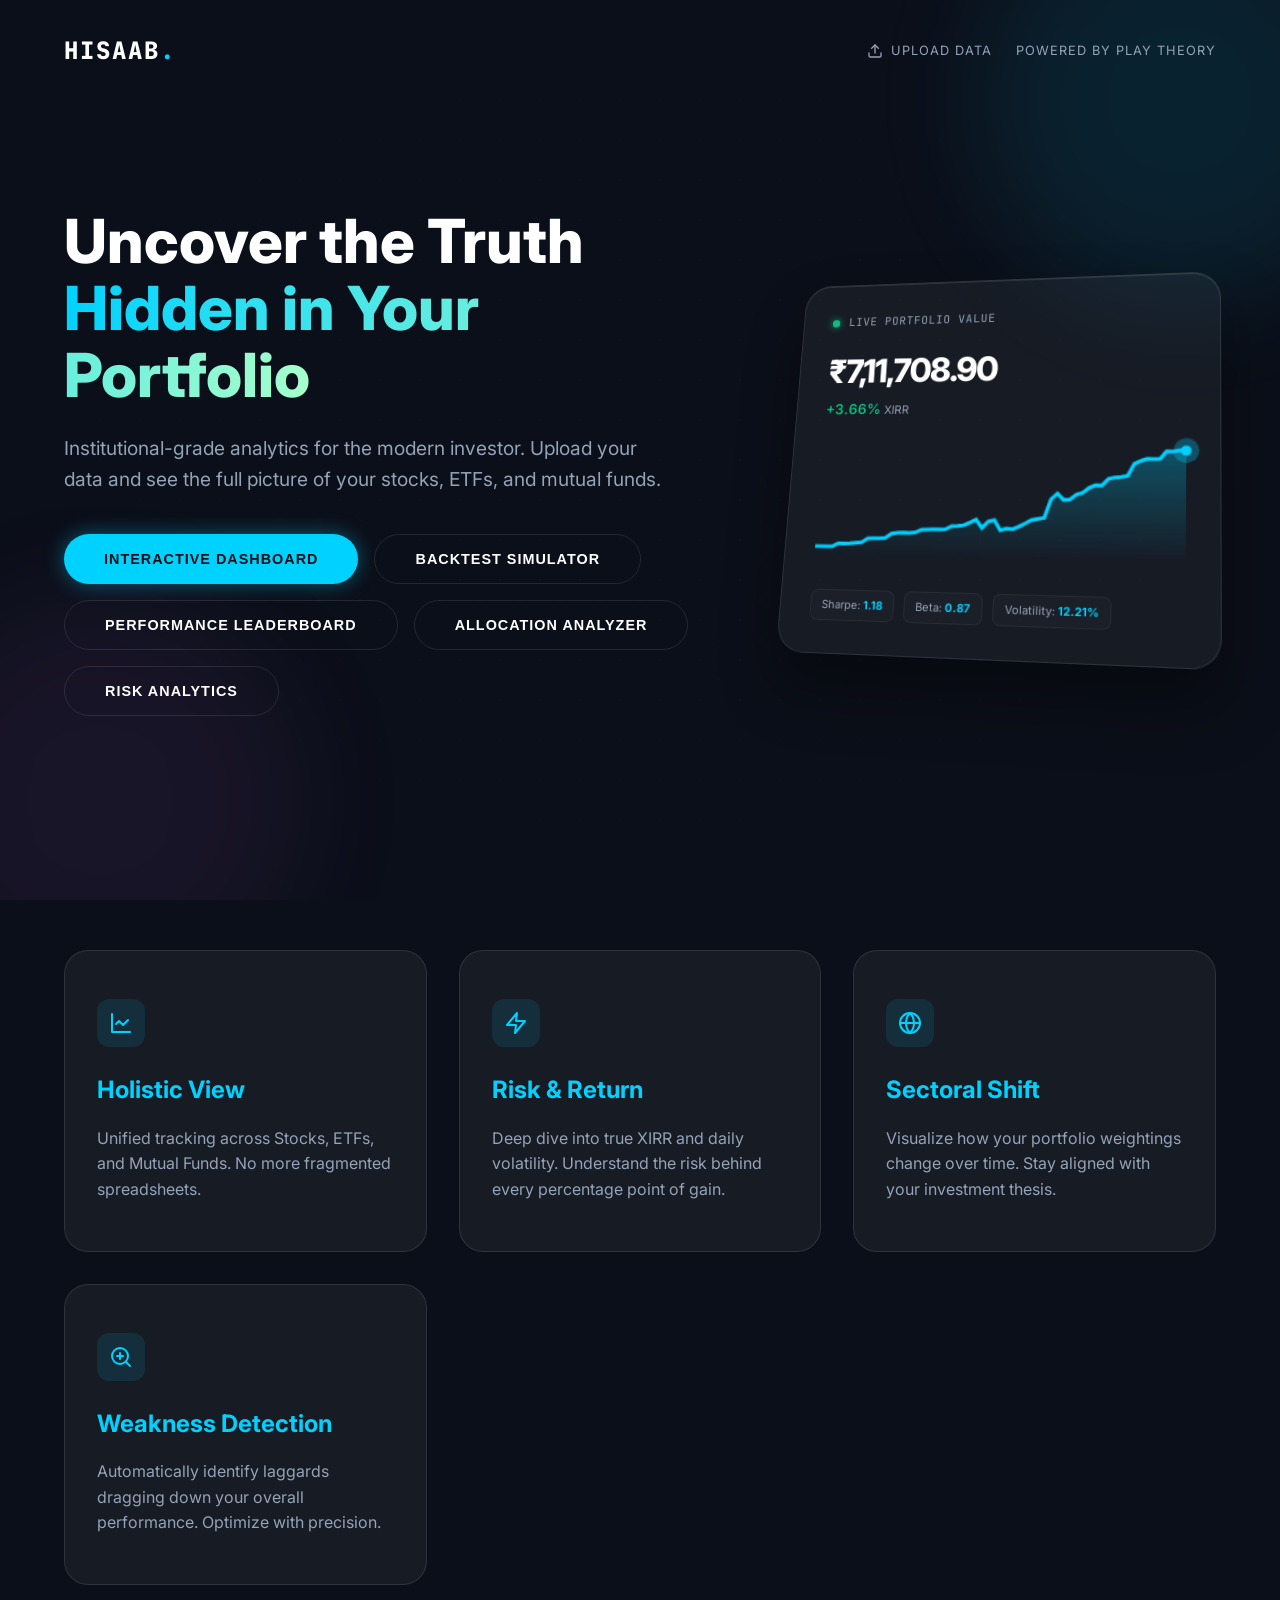
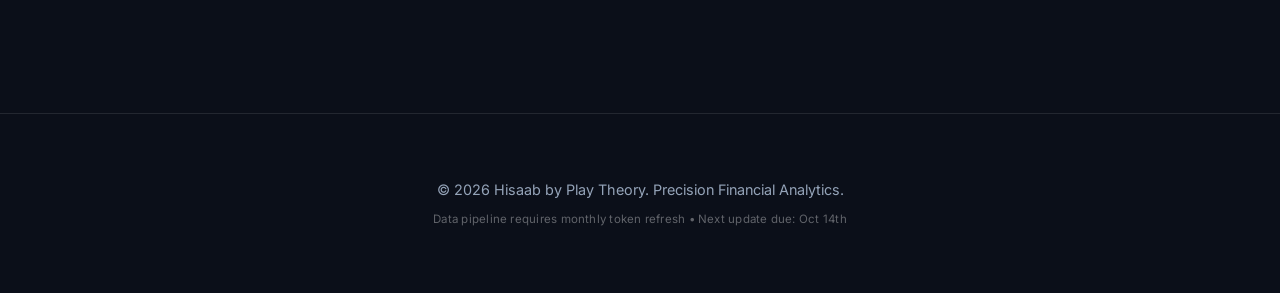
<file: index.html>
<!DOCTYPE html>
<html lang="en">
<head>
    <meta charset="UTF-8">
    <meta name="viewport" content="width=device-width, initial-scale=1.0">
    <title>Hisaab | Powered by Play Theory</title>
    <link rel="stylesheet" href="hisaab_styles.css">
    <link rel="preconnect" href="https://fonts.googleapis.com">
    <link rel="preconnect" href="https://fonts.gstatic.com" crossorigin>
    <link href="https://fonts.googleapis.com/css2?family=Inter:wght@300;400;600;800&family=JetBrains+Mono:wght@400;700&display=swap" rel="stylesheet">
</head>
<body>
    <div class="glow-container">
        <div class="glow-orb" id="orb-1"></div>
        <div class="glow-orb" id="orb-2"></div>
    </div>

    <header>
        <nav>
            <div class="logo" onclick="location.href='index.html'" style="cursor:pointer">HISAAB<span class="dot">.</span></div>
            <div class="powered-by" style="display:flex;align-items:center;gap:1.5rem">
                <span class="btn-nav-home" onclick="location.href='upload.html'">
                    <svg width="16" height="16" viewBox="0 0 24 24" fill="none" stroke="currentColor" stroke-width="2" stroke-linecap="round" stroke-linejoin="round"><path d="M21 15v4a2 2 0 0 1-2 2H5a2 2 0 0 1-2-2v-4"/><polyline points="17 8 12 3 7 8"/><line x1="12" y1="3" x2="12" y2="15"/></svg>
                    Upload Data
                </span>
                <span>powered by Play Theory</span>
            </div>
        </nav>
    </header>

    <main>
        <section class="hero">
            <div class="hero-content">
                <h1 class="fade-in">Uncover the Truth <br><span class="highlight">Hidden in Your Portfolio</span></h1>
                <p class="subtitle fade-in-delay">Institutional-grade analytics for the modern investor. Upload your data and see the full picture of your stocks, ETFs, and mutual funds.</p>
                <div class="cta-group fade-in-delay-2">
                    <button class="btn btn-primary" onclick="location.href='demo.html'">Interactive Dashboard</button>
                    <button class="btn btn-secondary" onclick="location.href='simulator.html'">Backtest Simulator</button>
                    <button class="btn btn-secondary" onclick="location.href='performance.html'">Performance Leaderboard</button>
                    <button class="btn btn-secondary" onclick="location.href='diversification.html'">Allocation Analyzer</button>
                    <button class="btn btn-secondary" onclick="location.href='risk.html'">Risk Analytics</button>
                </div>
            </div>
            <div class="hero-graphic fade-in-delay-2">
                <div class="graphic-card glass">
                    <div class="card-header">
                        <span class="pulse-dot"></span>
                        <span class="card-title">Live Portfolio Value</span>
                    </div>
                    <div class="card-body">
                        <div class="card-value">₹7,11,708.90</div>
                        <div class="card-change">+3.66% <span style="font-size:0.75rem;color:var(--text-secondary);font-weight:normal;">XIRR</span></div>
                        <svg class="chart-svg" viewBox="0 0 300 100">
                            <defs>
                                <linearGradient id="chart-grad" x1="0" y1="0" x2="0" y2="1">
                                    <stop offset="0%" stop-color="var(--accent-blue)" stop-opacity="0.3"></stop>
                                    <stop offset="100%" stop-color="var(--accent-blue)" stop-opacity="0"></stop>
                                </linearGradient>
                            </defs>
                            <path class="chart-area" d="M 0 90 Q 50 80 100 50 T 200 40 T 300 15 L 300 100 L 0 100 Z" fill="url(#chart-grad)"></path>
                            <path class="chart-line" d="M 0 90 Q 50 80 100 50 T 200 40 T 300 15" fill="none" stroke="var(--accent-blue)" stroke-width="3"></path>
                            <circle cx="300" cy="15" r="4" fill="var(--accent-blue)"></circle>
                            <circle cx="300" cy="15" r="10" fill="var(--accent-blue)" opacity="0.3" class="ping-circle"></circle>
                        </svg>
                        <div class="card-stats">
                            <div class="stat-pill"><span class="label">Sharpe:</span> <span class="val">0.96</span></div>
                            <div class="stat-pill"><span class="label">Beta:</span> <span class="val">0.87</span></div>
                            <div class="stat-pill"><span class="label">Volatility:</span> <span class="val">12.21%</span></div>
                        </div>
                    </div>
                </div>
            </div>
        </section>

        <section class="features">
            <div class="grid">
                <div class="card glass">
                    <div class="card-icon">
                        <svg width="24" height="24" viewBox="0 0 24 24" fill="none" stroke="currentColor" stroke-width="2" stroke-linecap="round" stroke-linejoin="round"><path d="M3 3v18h18"/><path d="m19 9-5 5-4-4-3 3"/></svg>
                    </div>
                    <h3>Holistic View</h3>
                    <p>Unified tracking across Stocks, ETFs, and Mutual Funds. No more fragmented spreadsheets.</p>
                </div>
                <div class="card glass">
                    <div class="card-icon">
                        <svg width="24" height="24" viewBox="0 0 24 24" fill="none" stroke="currentColor" stroke-width="2" stroke-linecap="round" stroke-linejoin="round"><path d="M13 2L3 14h9l-1 8 10-12h-9l1-8z"/></svg>
                    </div>
                    <h3>Risk & Return</h3>
                    <p>Deep dive into true XIRR and daily volatility. Understand the risk behind every percentage point of gain.</p>
                </div>
                <div class="card glass">
                    <div class="card-icon">
                        <svg width="24" height="24" viewBox="0 0 24 24" fill="none" stroke="currentColor" stroke-width="2" stroke-linecap="round" stroke-linejoin="round"><circle cx="12" cy="12" r="10"/><path d="M12 2a14.5 14.5 0 0 0 0 20 14.5 14.5 0 0 0 0-20"/><path d="M2 12h20"/></svg>
                    </div>
                    <h3>Sectoral Shift</h3>
                    <p>Visualize how your portfolio weightings change over time. Stay aligned with your investment thesis.</p>
                </div>
                <div class="card glass">
                    <div class="card-icon">
                        <svg width="24" height="24" viewBox="0 0 24 24" fill="none" stroke="currentColor" stroke-width="2" stroke-linecap="round" stroke-linejoin="round"><circle cx="11" cy="11" r="8"/><path d="m21 21-4.3-4.3"/><path d="M11 8v6"/><path d="M8 11h6"/></svg>
                    </div>
                    <h3>Weakness Detection</h3>
                    <p>Automatically identify laggards dragging down your overall performance. Optimize with precision.</p>
                </div>
            </div>
        </section>
    </main>

    <footer>
        <p>&copy; 2026 Hisaab by Play Theory. Precision Financial Analytics.</p>
        <p style="font-size: 0.72rem; color: rgba(255, 255, 255, 0.35); margin-top: 0.6rem; letter-spacing: 0.02em;">Data pipeline requires monthly token refresh &bull; Next update due: Oct 14th</p>
    </footer>

    <script>
        // Simple scroll reveal
        const observer = new IntersectionObserver((entries) => {
            entries.forEach(entry => {
                if (entry.isIntersecting) {
                    entry.target.classList.add('visible');
                }
            });
        }, { threshold: 0.1 });

        document.querySelectorAll('.card').forEach(card => {
            observer.observe(card);
        });

        // Mouse move parallax for glow orbs
        document.addEventListener('mousemove', (e) => {
            const x = e.clientX / window.innerWidth;
            const y = e.clientY / window.innerHeight;
            
            const orb1 = document.getElementById('orb-1');
            const orb2 = document.getElementById('orb-2');
            
            orb1.style.transform = `translate(${x * 50}px, ${y * 50}px)`;
            orb2.style.transform = `translate(${x * -50}px, ${y * -50}px)`;
        });

        let dashboardData = null;
        async function loadLiveCard() {
            try {
                const response = await fetch('dashboard_data.json?v=' + new Date().getTime());
                if (!response.ok) return;
                dashboardData = await response.json();
                
                const data = dashboardData;
                
                // Update final value
                const finalVal = data.metrics.final_value;
                document.querySelector('.card-value').textContent = `₹${finalVal.toLocaleString('en-IN', { minimumFractionDigits: 2, maximumFractionDigits: 2 })}`;
                
                // Update XIRR
                const xirr = data.metrics.xirr;
                const sign = xirr >= 0 ? '+' : '';
                document.querySelector('.card-change').innerHTML = `${sign}${xirr.toFixed(2)}% <span style="font-size:0.75rem;color:var(--text-secondary);font-weight:normal;">XIRR</span>`;
                
                // Calculate Volatility and Sharpe
                const vol = data.metrics.annualized_volatility;
                const sharpe = calculateSharpe(data.history.nav);
                
                // Update stats
                const statPills = document.querySelectorAll('.stat-pill .val');
                if (statPills.length >= 3) {
                    statPills[0].textContent = sharpe.toFixed(2);
                    statPills[1].textContent = "0.87";
                    statPills[2].textContent = `${vol.toFixed(2)}%`;
                }

                // Draw SVG path
                const history = data.history.total_value;
                if (history && history.length > 0) {
                    const M = Math.min(history.length, 60);
                    const step = Math.ceil(history.length / M);
                    const points = [];
                    for (let i = 0; i < history.length; i += step) {
                        points.push(history[i]);
                    }
                    if (points[points.length - 1] !== history[history.length - 1]) {
                        points.push(history[history.length - 1]);
                    }

                    const minVal = Math.min(...points);
                    const maxVal = Math.max(...points);
                    const range = maxVal - minVal || 1;

                    const coords = points.map((val, idx) => {
                        const x = (idx / (points.length - 1)) * 300;
                        const y = 90 - ((val - minVal) / range) * 80;
                        return { x, y };
                    });

                    const dLine = `M ${coords[0].x} ${coords[0].y} ` + coords.slice(1).map(c => `L ${c.x} ${c.y}`).join(" ");
                    const dArea = `${dLine} L 300 100 L 0 100 Z`;

                    document.querySelector('.chart-line').setAttribute('d', dLine);
                    document.querySelector('.chart-area').setAttribute('d', dArea);

                    // Update ping circle position to the last point
                    const lastPoint = coords[coords.length - 1];
                    document.querySelectorAll('.graphic-card circle').forEach(c => {
                        c.setAttribute('cx', lastPoint.x);
                        c.setAttribute('cy', lastPoint.y);
                    });
                }
            } catch (e) {
                console.error("Failed to load live card:", e);
            }
        }

        function calculateVolatility(nav) {
            const returns = [];
            for (let i = 1; i < nav.length; i++) {
                if (nav[i-1] > 0) {
                    returns.push((nav[i] / nav[i-1]) - 1);
                }
            }
            const mean = returns.reduce((a, b) => a + b, 0) / returns.length;
            const variance = returns.reduce((sum, val) => sum + Math.pow(val - mean, 2), 0) / returns.length;
            const dailyStdDev = Math.sqrt(variance);
            return dailyStdDev * Math.sqrt(252) * 100;
        }

        function calculateSharpe(nav) {
            const n = nav.length;
            if (n < 2) return 0;
            const startDate = new Date(dashboardData.history.dates[0]);
            const endDate = new Date(dashboardData.history.dates[n-1]);
            const years = (endDate - startDate) / (1000 * 60 * 60 * 24 * 365.25);
            if (years <= 0) return 0;
            const portAnnGrowth = ((nav[n-1] / 100) ** (1 / years) - 1) * 100;
            const portVol = calculateVolatility(nav);
            if (portVol === 0) return 0;
            return (portAnnGrowth - 5.5) / portVol;
        }

        loadLiveCard();
    </script>
</body>
</html>
</file>
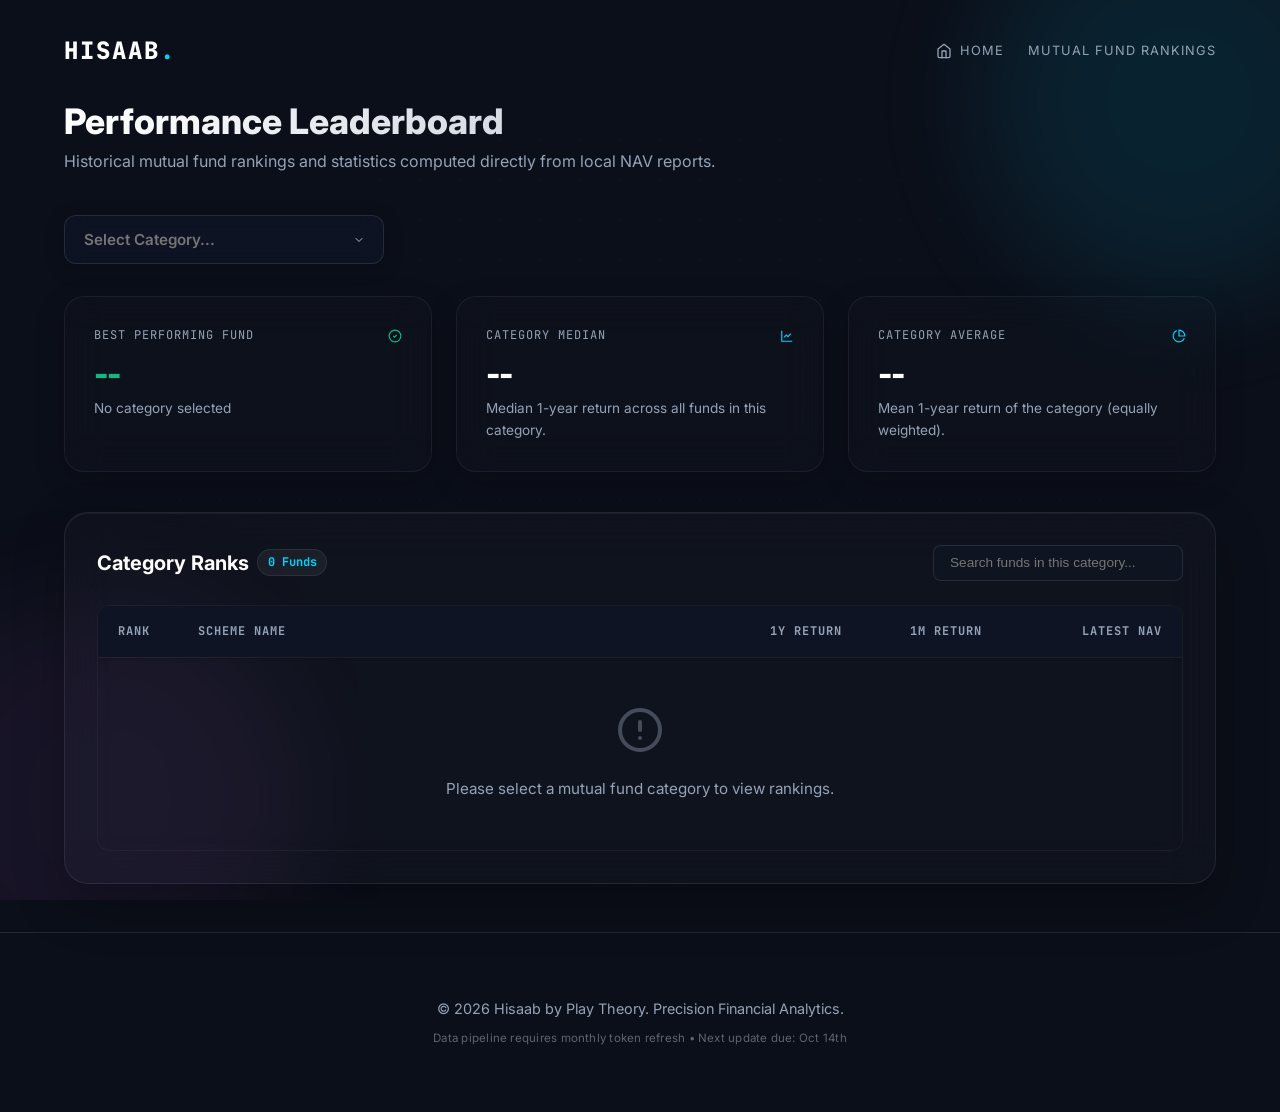
<file: performance.html>
<!DOCTYPE html>
<html lang="en">
<head>
    <meta charset="UTF-8">
    <meta name="viewport" content="width=device-width, initial-scale=1.0">
    <title>Mutual Fund Performance Leaderboard | Hisaab</title>
    <link rel="stylesheet" href="hisaab_styles.css">
    <link rel="preconnect" href="https://fonts.googleapis.com">
    <link rel="preconnect" href="https://fonts.gstatic.com" crossorigin>
    <link href="https://fonts.googleapis.com/css2?family=Inter:wght@300;400;600;800&family=JetBrains+Mono:wght@400;700&display=swap" rel="stylesheet">
    <style>
        :root {
            --accent-green: #10B981;
            --accent-red: #EF4444;
            --table-hover: rgba(255, 255, 255, 0.02);
        }

        /* Subnav layout */
        .page-header {
            margin-bottom: 2.5rem;
        }

        .page-title {
            font-size: 2.2rem;
            font-weight: 800;
            background: linear-gradient(90deg, var(--text-primary), var(--text-secondary));
            -webkit-background-clip: text;
            -webkit-text-fill-color: transparent;
            margin-bottom: 0.5rem;
        }

        .page-subtitle {
            color: var(--text-secondary);
            font-size: 1rem;
        }

        /* Searchable Select Overrides & Styling */
        .select-container {
            position: relative;
            width: 320px;
            margin-bottom: 2rem;
            z-index: 100;
        }

        .search-select-input {
            width: 100%;
            padding: 0.9rem 1.2rem;
            padding-right: 2.5rem;
            border-radius: 12px;
            background: rgba(15, 23, 42, 0.6) !important;
            border: 1px solid var(--glass-border) !important;
            color: var(--text-primary) !important;
            font-family: inherit;
            font-size: 0.95rem;
            font-weight: 600;
            cursor: pointer;
            backdrop-filter: blur(10px);
            -webkit-backdrop-filter: blur(10px);
            transition: all 0.3s ease;
            outline: none;
            box-shadow: 0 4px 20px rgba(0, 0, 0, 0.2);
        }

        .search-select-input:focus {
            border-color: var(--accent-blue) !important;
            box-shadow: 0 0 15px rgba(0, 210, 255, 0.25);
            background: rgba(15, 23, 42, 0.8) !important;
        }

        .select-arrow {
            position: absolute;
            right: 1.2rem;
            top: 50%;
            transform: translateY(-50%);
            width: 12px;
            height: 12px;
            pointer-events: none;
            transition: transform 0.3s ease;
            opacity: 0.7;
        }

        .select-container.active .select-arrow {
            transform: translateY(-50%) rotate(180deg);
            opacity: 1;
        }

        .search-select-dropdown {
            position: absolute;
            top: calc(100% + 8px);
            left: 0;
            width: 100%;
            max-height: 280px;
            overflow-y: auto;
            border-radius: 12px;
            background: rgba(10, 15, 30, 0.95) !important;
            border: 1px solid var(--glass-border);
            box-shadow: 0 10px 30px rgba(0, 0, 0, 0.5);
            backdrop-filter: blur(25px);
            -webkit-backdrop-filter: blur(25px);
            z-index: 1000;
            display: none;
            opacity: 0;
            transform: translateY(-10px);
            transition: opacity 0.25s ease, transform 0.25s ease;
        }

        .select-container.active .search-select-dropdown {
            display: block;
            opacity: 1;
            transform: translateY(0);
        }

        .search-select-option {
            padding: 0.8rem 1.2rem;
            cursor: pointer;
            transition: all 0.2s ease;
            font-size: 0.9rem;
            color: var(--text-secondary);
            font-weight: 500;
            border-bottom: 1px solid rgba(255, 255, 255, 0.02);
        }

        .search-select-option:last-child {
            border-bottom: none;
        }

        .search-select-option:hover, .search-select-option.selected {
            background: rgba(255, 255, 255, 0.05);
            color: var(--text-primary);
            padding-left: 1.5rem;
        }

        /* Stats Cards */
        .stats-grid {
            display: grid;
            grid-template-columns: repeat(auto-fit, minmax(280px, 1fr));
            gap: 1.5rem;
            margin-bottom: 2.5rem;
        }

        .stat-card {
            padding: 1.8rem;
            border-radius: 20px;
            background: rgba(255, 255, 255, 0.01);
            border: 1px solid rgba(255, 255, 255, 0.06);
            backdrop-filter: blur(20px);
            -webkit-backdrop-filter: blur(20px);
            box-shadow: 0 10px 30px rgba(0, 0, 0, 0.2);
            transition: all 0.3s cubic-bezier(0.4, 0, 0.2, 1);
            position: relative;
            overflow: hidden;
        }

        .stat-card::before {
            content: '';
            position: absolute;
            top: 0; left: 0; width: 4px; height: 100%;
            background: var(--accent-blue);
            opacity: 0;
            transition: opacity 0.3s ease;
        }

        .stat-card:hover {
            transform: translateY(-5px);
            border-color: rgba(255, 255, 255, 0.12);
            box-shadow: 0 15px 35px rgba(0, 0, 0, 0.3);
        }

        .stat-card:hover::before {
            opacity: 1;
        }

        .stat-card.best-card::before {
            background: var(--accent-green);
        }

        .stat-label {
            font-size: 0.75rem;
            text-transform: uppercase;
            letter-spacing: 1px;
            color: var(--text-secondary);
            font-family: 'JetBrains Mono', monospace;
            margin-bottom: 0.6rem;
            display: flex;
            align-items: center;
            justify-content: space-between;
        }

        .stat-value {
            font-size: 2rem;
            font-weight: 800;
            letter-spacing: -0.5px;
            margin-bottom: 0.3rem;
            line-height: 1.2;
        }

        .stat-value.return-pos {
            color: var(--accent-green);
        }

        .stat-value.return-neg {
            color: var(--accent-red);
        }

        .stat-desc {
            font-size: 0.85rem;
            color: var(--text-secondary);
            word-break: break-word;
            display: -webkit-box;
            -webkit-line-clamp: 2;
            -webkit-box-orient: vertical;
            overflow: hidden;
            text-overflow: ellipsis;
        }

        /* Leaderboard Table Section */
        .leaderboard-card {
            border-radius: 24px;
            background: rgba(255, 255, 255, 0.02);
            border: 1px solid rgba(255, 255, 255, 0.08);
            backdrop-filter: blur(25px);
            -webkit-backdrop-filter: blur(25px);
            box-shadow: 0 20px 50px rgba(0, 0, 0, 0.3), inset 0 1px 0 rgba(255, 255, 255, 0.05);
            padding: 2rem;
            margin-bottom: 3rem;
        }

        .leaderboard-header {
            display: flex;
            justify-content: space-between;
            align-items: center;
            margin-bottom: 1.5rem;
            flex-wrap: wrap;
            gap: 1rem;
        }

        .leaderboard-title {
            font-size: 1.25rem;
            font-weight: 700;
            display: flex;
            align-items: center;
            gap: 0.5rem;
        }

        .leaderboard-count-pill {
            background: rgba(255, 255, 255, 0.05);
            border: 1px solid rgba(255, 255, 255, 0.08);
            border-radius: 20px;
            padding: 0.2rem 0.6rem;
            font-size: 0.75rem;
            font-family: 'JetBrains Mono', monospace;
            color: var(--accent-blue);
        }

        .table-search-input {
            padding: 0.6rem 1rem;
            border-radius: 8px;
            background: rgba(15, 23, 42, 0.4);
            border: 1px solid var(--glass-border);
            color: var(--text-primary);
            font-size: 0.85rem;
            width: 250px;
            outline: none;
            transition: all 0.3s ease;
        }

        .table-search-input:focus {
            border-color: var(--accent-blue);
            background: rgba(15, 23, 42, 0.6);
            width: 280px;
        }

        /* Table Design */
        .table-container {
            width: 100%;
            overflow-x: auto;
            max-height: 550px;
            overflow-y: auto;
            border-radius: 12px;
            border: 1px solid rgba(255, 255, 255, 0.04);
        }

        /* Custom Scrollbar for dropdown and table */
        .search-select-dropdown::-webkit-scrollbar,
        .table-container::-webkit-scrollbar {
            width: 6px;
            height: 6px;
        }

        .search-select-dropdown::-webkit-scrollbar-track,
        .table-container::-webkit-scrollbar-track {
            background: rgba(0, 0, 0, 0.1);
        }

        .search-select-dropdown::-webkit-scrollbar-thumb,
        .table-container::-webkit-scrollbar-thumb {
            background: rgba(255, 255, 255, 0.1);
            border-radius: 3px;
        }

        .search-select-dropdown::-webkit-scrollbar-thumb:hover,
        .table-container::-webkit-scrollbar-thumb:hover {
            background: rgba(255, 255, 255, 0.2);
        }

        table {
            width: 100%;
            border-collapse: collapse;
            text-align: left;
        }

        thead {
            position: sticky;
            top: 0;
            background: #0f1424;
            z-index: 5;
            box-shadow: 0 2px 5px rgba(0, 0, 0, 0.2);
        }

        th {
            padding: 1rem 1.25rem;
            font-size: 0.75rem;
            text-transform: uppercase;
            letter-spacing: 1px;
            color: var(--text-secondary);
            font-family: 'JetBrains Mono', monospace;
            font-weight: 700;
            border-bottom: 1px solid rgba(255, 255, 255, 0.08);
        }

        td {
            padding: 1rem 1.25rem;
            font-size: 0.9rem;
            color: var(--text-primary);
            border-bottom: 1px solid rgba(255, 255, 255, 0.04);
            transition: background 0.2s ease;
        }

        tr:last-child td {
            border-bottom: none;
        }

        tr {
            transition: all 0.25s ease;
        }

        tr:hover td {
            background: var(--table-hover);
        }

        /* Ranks styling */
        .rank-badge {
            display: inline-flex;
            align-items: center;
            justify-content: center;
            width: 24px;
            height: 24px;
            border-radius: 50%;
            font-family: 'JetBrains Mono', monospace;
            font-size: 0.75rem;
            font-weight: 700;
            background: rgba(255, 255, 255, 0.05);
            border: 1px solid rgba(255, 255, 255, 0.08);
        }

        tr:nth-child(1) .rank-badge {
            background: rgba(251, 191, 36, 0.15);
            border-color: rgba(251, 191, 36, 0.4);
            color: #FBBF24;
        }

        tr:nth-child(2) .rank-badge {
            background: rgba(156, 163, 175, 0.15);
            border-color: rgba(156, 163, 175, 0.4);
            color: #9CA3AF;
        }

        tr:nth-child(3) .rank-badge {
            background: rgba(180, 83, 9, 0.15);
            border-color: rgba(180, 83, 9, 0.4);
            color: #B45309;
        }

        .fund-name-cell {
            font-weight: 600;
            max-width: 450px;
            white-space: nowrap;
            overflow: hidden;
            text-overflow: ellipsis;
        }

        .fund-code {
            display: block;
            font-size: 0.7rem;
            color: var(--text-secondary);
            font-family: 'JetBrains Mono', monospace;
            margin-top: 0.2rem;
        }

        .return-cell {
            font-weight: 700;
            font-family: 'JetBrains Mono', monospace;
        }

        .return-cell.pos {
            color: var(--accent-green);
        }

        .return-cell.neg {
            color: var(--accent-red);
        }

        .nav-cell {
            font-family: 'JetBrains Mono', monospace;
            font-size: 0.85rem;
        }

        .nav-date {
            display: block;
            font-size: 0.7rem;
            color: var(--text-secondary);
            margin-top: 0.2rem;
        }

        /* Empty state styling */
        .empty-state {
            padding: 3rem 1.5rem;
            text-align: center;
            color: var(--text-secondary);
            font-size: 0.95rem;
        }

        .empty-state svg {
            width: 48px;
            height: 48px;
            margin-bottom: 1rem;
            opacity: 0.4;
            color: var(--text-secondary);
        }

        /* Back to top/navigation buttons */
        .btn-nav-home {
            display: inline-flex;
            align-items: center;
            gap: 0.5rem;
            cursor: pointer;
            transition: all 0.3s ease;
        }
        
        .btn-nav-home:hover {
            color: var(--accent-blue);
        }
    </style>
</head>
<body>
    <div class="glow-container">
        <div class="glow-orb" id="orb-1"></div>
        <div class="glow-orb" id="orb-2"></div>
    </div>

    <header>
        <nav>
            <div class="logo" onclick="location.href='index.html'" style="cursor:pointer">HISAAB<span class="dot">.</span></div>
            <div class="powered-by" style="display:flex;align-items:center;gap:1.5rem">
                <span class="btn-nav-home" onclick="location.href='index.html'">
                    <svg width="16" height="16" viewBox="0 0 24 24" fill="none" stroke="currentColor" stroke-width="2" stroke-linecap="round" stroke-linejoin="round"><path d="m3 9 9-7 9 7v11a2 2 0 0 1-2 2H5a2 2 0 0 1-2-2z"/><polyline points="9 22 9 12 15 12 15 22"/></svg>
                    Home
                </span>
                <span>Mutual Fund Rankings</span>
            </div>
        </nav>
    </header>

    <main>
        <section class="page-header">
            <h1 class="page-title">Performance Leaderboard</h1>
            <p class="page-subtitle">Historical mutual fund rankings and statistics computed directly from local NAV reports.</p>
        </section>

        <!-- Category Dropdown -->
        <div class="select-container" id="category-select-container">
            <input type="text" class="search-select-input" id="category-input" placeholder="Select Category..." readonly autocomplete="off">
            <svg class="select-arrow" viewBox="0 0 24 24" fill="none" stroke="currentColor" stroke-width="2" stroke-linecap="round" stroke-linejoin="round">
                <polyline points="6 9 12 15 18 9"></polyline>
            </svg>
            <div class="search-select-dropdown" id="category-dropdown">
                <!-- Loaded via JS -->
            </div>
        </div>

        <!-- Aggregate Stat Cards -->
        <div class="stats-grid">
            <div class="stat-card best-card">
                <div class="stat-label">
                    <span>Best Performing Fund</span>
                    <svg width="14" height="14" viewBox="0 0 24 24" fill="none" stroke="var(--accent-green)" stroke-width="2"><circle cx="12" cy="12" r="10"/><path d="m9 12 2 2 4-4"/></svg>
                </div>
                <div class="stat-value return-pos" id="stat-best-val">--</div>
                <div class="stat-desc" id="stat-best-name">No category selected</div>
            </div>

            <div class="stat-card">
                <div class="stat-label">
                    <span>Category Median</span>
                    <svg width="14" height="14" viewBox="0 0 24 24" fill="none" stroke="var(--accent-blue)" stroke-width="2"><path d="M3 3v18h18"/><path d="M18.7 8l-5.1 5.2-2.8-2.7L7 14.3"/></svg>
                </div>
                <div class="stat-value" id="stat-median-val">--</div>
                <div class="stat-desc">Median 1-year return across all funds in this category.</div>
            </div>

            <div class="stat-card">
                <div class="stat-label">
                    <span>Category Average</span>
                    <svg width="14" height="14" viewBox="0 0 24 24" fill="none" stroke="var(--accent-blue)" stroke-width="2"><path d="M21.21 15.89A10 10 0 1 1 8 2.83"/><path d="M22 12A10 10 0 0 0 12 2v10z"/></svg>
                </div>
                <div class="stat-value" id="stat-avg-val">--</div>
                <div class="stat-desc">Mean 1-year return of the category (equally weighted).</div>
            </div>
        </div>

        <!-- Table Card -->
        <div class="leaderboard-card">
            <div class="leaderboard-header">
                <div class="leaderboard-title">
                    <span>Category Ranks</span>
                    <span class="leaderboard-count-pill" id="funds-count-pill">0 Funds</span>
                </div>
                <input type="text" class="table-search-input" id="table-search" placeholder="Search funds in this category..." disabled>
            </div>

            <div class="table-container">
                <table id="leaderboard-table">
                    <thead>
                        <tr>
                            <th style="width: 80px;">Rank</th>
                            <th>Scheme Name</th>
                            <th style="width: 140px; text-align: right;">1Y Return</th>
                            <th style="width: 140px; text-align: right;">1M Return</th>
                            <th style="width: 180px; text-align: right;">Latest NAV</th>
                        </tr>
                    </thead>
                    <tbody id="table-body">
                        <tr>
                            <td colspan="5" class="empty-state">
                                <svg viewBox="0 0 24 24" fill="none" stroke="currentColor" stroke-width="2" stroke-linecap="round" stroke-linejoin="round"><circle cx="12" cy="12" r="10"/><line x1="12" y1="8" x2="12" y2="12"/><line x1="12" y1="16" x2="12.01" y2="16"/></svg>
                                <p>Please select a mutual fund category to view rankings.</p>
                            </td>
                        </tr>
                    </tbody>
                </table>
            </div>
        </div>
    </main>

    <footer>
        <p>&copy; 2026 Hisaab by Play Theory. Precision Financial Analytics.</p>
        <p style="font-size: 0.72rem; color: rgba(255, 255, 255, 0.35); margin-top: 0.6rem; letter-spacing: 0.02em;">Data pipeline requires monthly token refresh &bull; Next update due: Oct 14th</p>
    </footer>

    <script>
        // Parallax glowing orbs
        document.addEventListener('mousemove', (e) => {
            const x = e.clientX / window.innerWidth;
            const y = e.clientY / window.innerHeight;
            
            const orb1 = document.getElementById('orb-1');
            const orb2 = document.getElementById('orb-2');
            
            orb1.style.transform = `translate(${x * 40}px, ${y * 40}px)`;
            orb2.style.transform = `translate(${x * -40}px, ${y * -40}px)`;
        });

        let performanceData = null;
        let selectedCategory = "";
        let searchFilter = "";

        // UI Selectors
        const selectContainer = document.getElementById('category-select-container');
        const selectValInput = document.getElementById('category-input');
        const selectDropdown = document.getElementById('category-dropdown');
        const searchInput = document.getElementById('table-search');
        const tableBody = document.getElementById('table-body');
        const fundsCountPill = document.getElementById('funds-count-pill');

        const bestVal = document.getElementById('stat-best-val');
        const bestName = document.getElementById('stat-best-name');
        const medianVal = document.getElementById('stat-median-val');
        const avgVal = document.getElementById('stat-avg-val');

        // Fetch data on load
        async function fetchPerformanceData() {
            try {
                const response = await fetch('mutual_fund_performance.json?v=' + new Date().getTime());
                if (!response.ok) throw new Error("Failed to load performance data");
                performanceData = await response.json();
                initializeDropdown();
            } catch (e) {
                console.error(e);
                tableBody.innerHTML = `<tr><td colspan="5" class="empty-state" style="color:var(--accent-red)"><svg viewBox="0 0 24 24" fill="none" stroke="currentColor" stroke-width="2"><circle cx="12" cy="12" r="10"/><line x1="15" y1="9" x2="9" y2="15"/><line x1="9" y1="9" x2="15" y2="15"/></svg><p>Error loading performance file. Make sure calculate_performance_json.py has been run.</p></td></tr>`;
            }
        }

        // Initialize Dropdown list
        function initializeDropdown() {
            if (!performanceData) return;
            const categories = Object.keys(performanceData).sort();
            
            selectDropdown.innerHTML = "";
            categories.forEach(cat => {
                const opt = document.createElement('div');
                opt.className = "search-select-option";
                opt.dataset.value = cat;
                opt.textContent = cat;
                selectDropdown.appendChild(opt);
            });

            // Set up dropdown events
            setupDropdownEvents();
        }

        function setupDropdownEvents() {
            // Toggle dropdown open
            selectValInput.addEventListener('click', (e) => {
                e.stopPropagation();
                selectContainer.classList.toggle('active');
            });

            // Handle option click
            selectDropdown.addEventListener('mousedown', (e) => {
                const option = e.target.closest('.search-select-option');
                if (!option) return;
                e.preventDefault(); // Prevent input blur from triggering before selection

                const value = option.dataset.value;
                selectValInput.value = value;
                selectedCategory = value;

                // Highlight selected
                selectDropdown.querySelectorAll('.search-select-option').forEach(opt => {
                    opt.classList.toggle('selected', opt === option);
                });

                selectContainer.classList.remove('active');
                
                // Reset search and filter
                searchInput.value = "";
                searchInput.removeAttribute('disabled');
                searchFilter = "";

                renderCategoryData();
            });

            // Close dropdown when clicking outside
            document.addEventListener('click', (e) => {
                if (!selectContainer.contains(e.target)) {
                    selectContainer.classList.remove('active');
                }
            });

            // Keyboard navigation
            selectValInput.addEventListener('keydown', (e) => {
                if (e.key === 'Enter') {
                    selectContainer.classList.toggle('active');
                } else if (e.key === 'Escape') {
                    selectContainer.classList.remove('active');
                }
            });
        }

        // Render Stats and Table Rows
        function renderCategoryData() {
            if (!performanceData || !selectedCategory) return;
            const categoryObj = performanceData[selectedCategory];
            if (!categoryObj) return;

            const stats = categoryObj.stats;
            const funds = categoryObj.funds;

            // 1. Update stats panel
            bestVal.textContent = `${stats.best_fund_return >= 0 ? '+' : ''}${stats.best_fund_return.toFixed(2)}%`;
            bestName.textContent = stats.best_fund_name;
            
            // Format median and average
            const med = stats.median_return;
            medianVal.textContent = `${med >= 0 ? '+' : ''}${med.toFixed(2)}%`;
            medianVal.className = `stat-value ${med >= 0 ? 'return-pos' : 'return-neg'}`;

            const avg = stats.average_return;
            avgVal.textContent = `${avg >= 0 ? '+' : ''}${avg.toFixed(2)}%`;
            avgVal.className = `stat-value ${avg >= 0 ? 'return-pos' : 'return-neg'}`;

            // 2. Render funds list
            filterAndRenderTable(funds);
        }

        // Live Table Search/Filtering
        function filterAndRenderTable(funds) {
            const query = searchFilter.toLowerCase().trim();
            const filtered = funds.filter(f => f.name.toLowerCase().includes(query) || f.code.includes(query));

            fundsCountPill.textContent = `${filtered.length} of ${funds.length} Funds`;

            if (filtered.length === 0) {
                tableBody.innerHTML = `<tr><td colspan="5" class="empty-state"><svg viewBox="0 0 24 24" fill="none" stroke="currentColor" stroke-width="2"><circle cx="12" cy="12" r="10"/><line x1="8" y1="12" x2="16" y2="12"/></svg><p>No funds found matching "${searchFilter}".</p></td></tr>`;
                return;
            }

            let html = "";
            filtered.forEach(f => {
                const r1y = f.return_1y;
                const r1m = f.return_1m;

                const return1yStr = r1y !== null ? `${r1y >= 0 ? '+' : ''}${r1y.toFixed(2)}%` : '--';
                const return1mStr = r1m !== null ? `${r1m >= 0 ? '+' : ''}${r1m.toFixed(2)}%` : '--';

                const r1yClass = r1y !== null ? (r1y >= 0 ? 'pos' : 'neg') : '';
                const r1mClass = r1m !== null ? (r1m >= 0 ? 'pos' : 'neg') : '';

                // Format NAV with commas
                const navStr = f.latest_nav.toLocaleString('en-IN', { minimumFractionDigits: 4, maximumFractionDigits: 4 });
                
                // Format NAV Date
                const dateObj = new Date(f.latest_date);
                const dateStr = dateObj.toLocaleDateString('en-IN', { day: '2-digit', month: 'short', year: 'numeric' });

                html += `
                    <tr>
                        <td>
                            <span class="rank-badge">${f.rank}</span>
                        </td>
                        <td>
                            <div class="fund-name-cell" title="${f.name}">${f.name}</div>
                            <span class="fund-code">Code: ${f.code}</span>
                        </td>
                        <td class="return-cell ${r1yClass}" style="text-align: right;">${return1yStr}</td>
                        <td class="return-cell ${r1mClass}" style="text-align: right;">${return1mStr}</td>
                        <td class="nav-cell" style="text-align: right;">
                            ₹${navStr}
                            <span class="nav-date">as of ${dateStr}</span>
                        </td>
                    </tr>
                `;
            });

            tableBody.innerHTML = html;
        }

        // Bind Search Input
        searchInput.addEventListener('input', (e) => {
            searchFilter = e.target.value;
            if (performanceData && selectedCategory) {
                filterAndRenderTable(performanceData[selectedCategory].funds);
            }
        });

        // Run fetch on load
        fetchPerformanceData();
    </script>
</body>
</html>
</file>
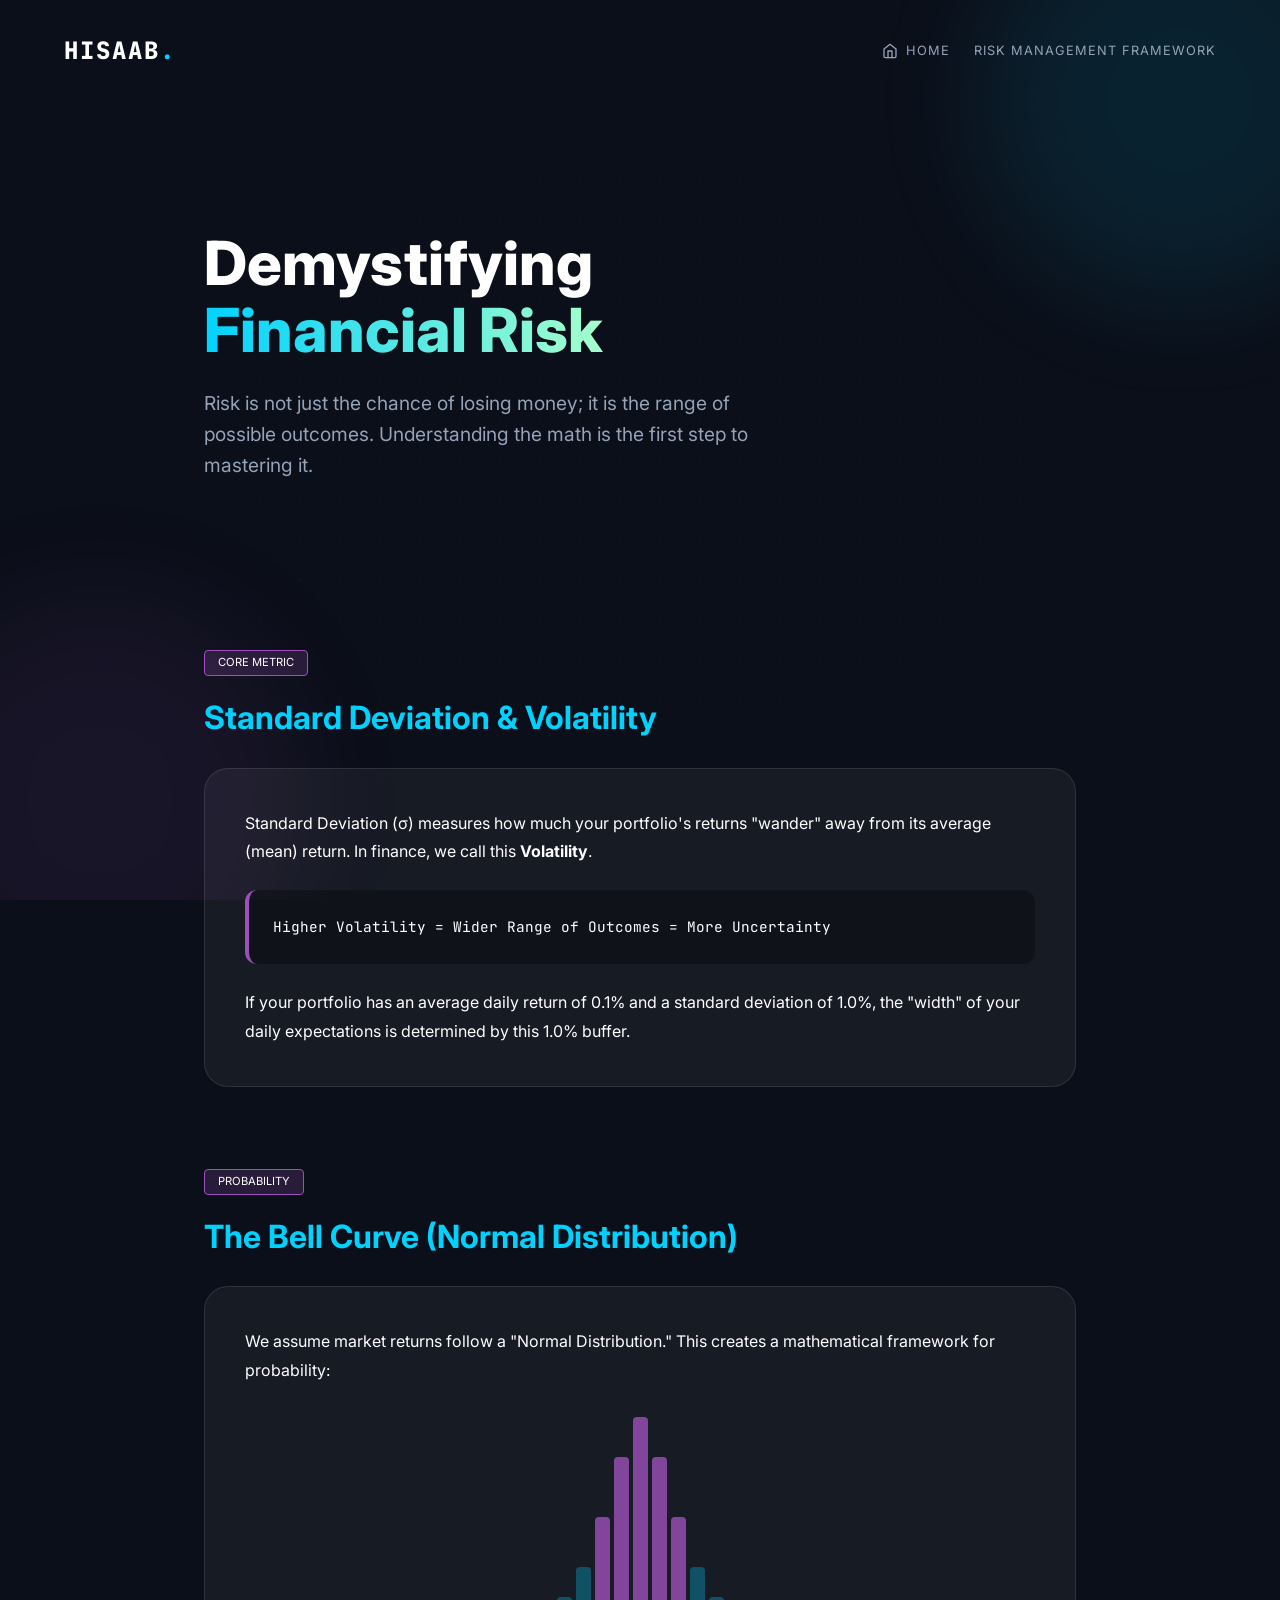
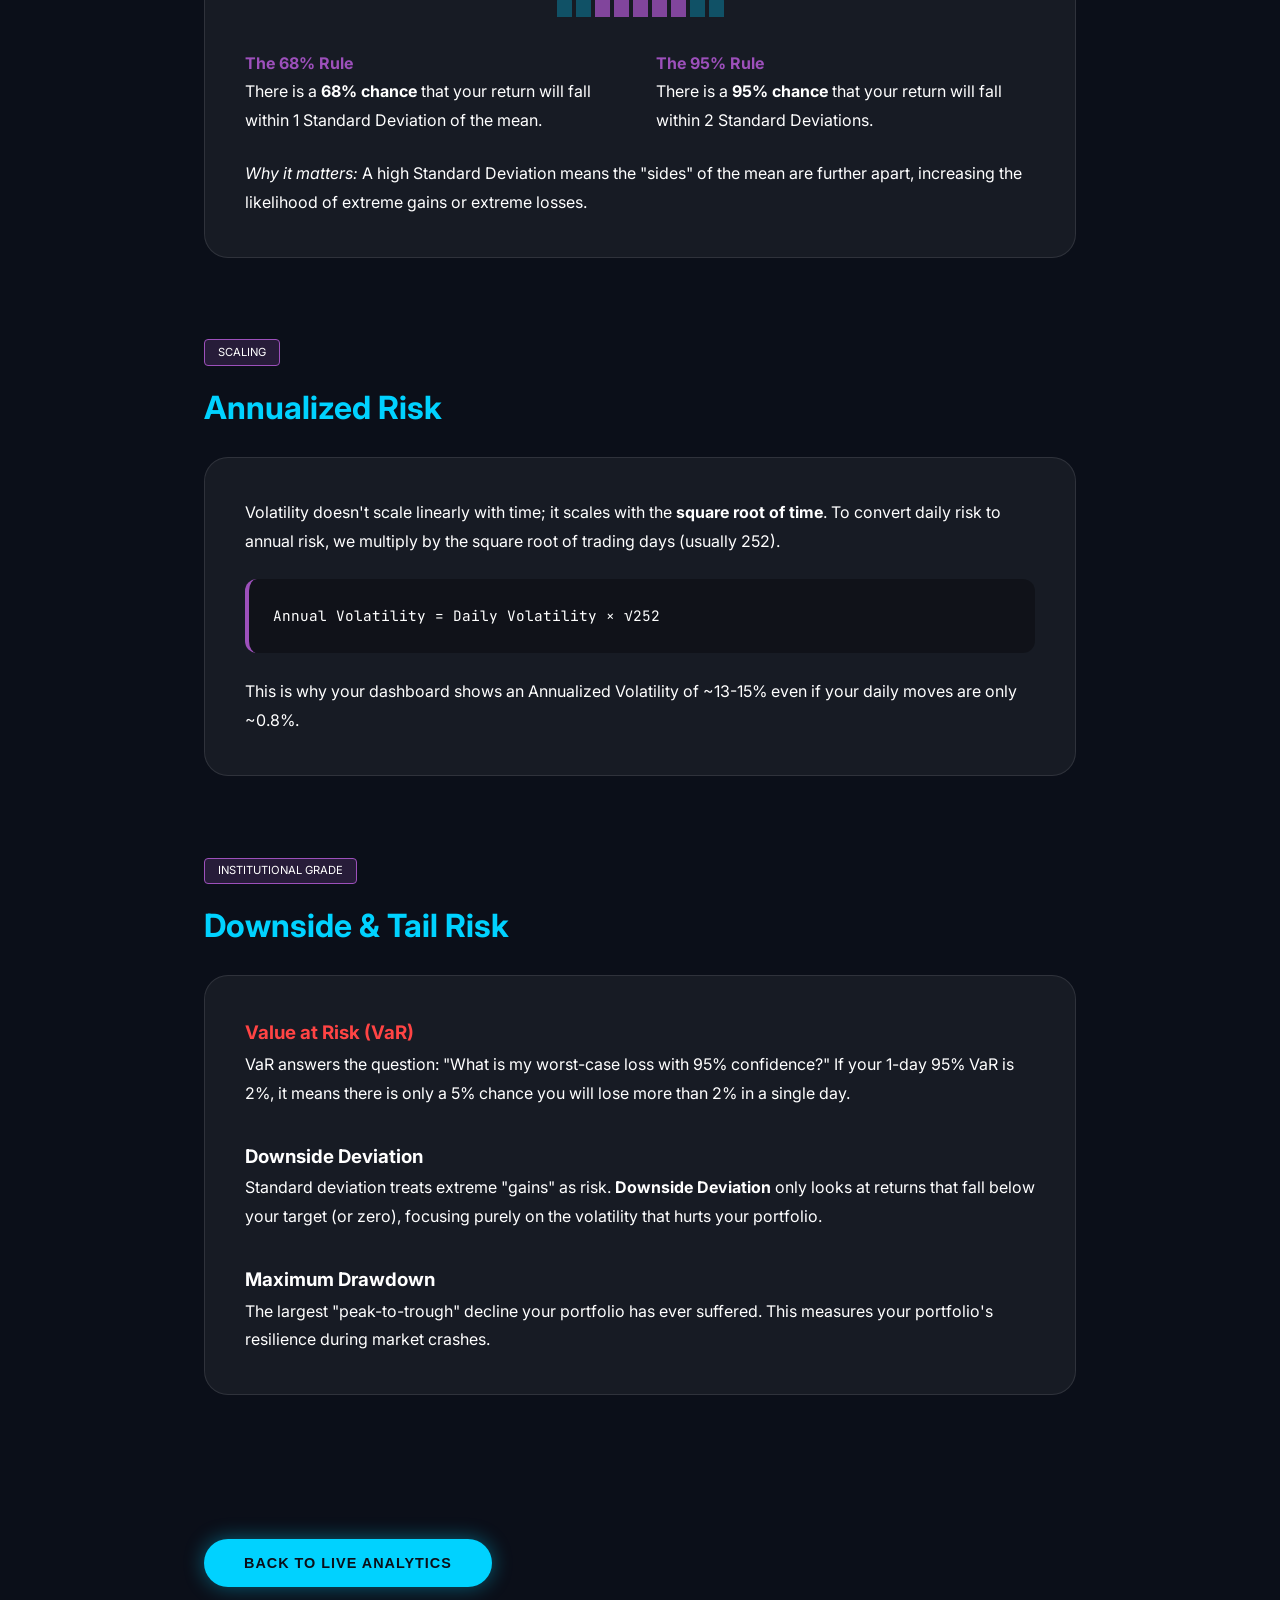
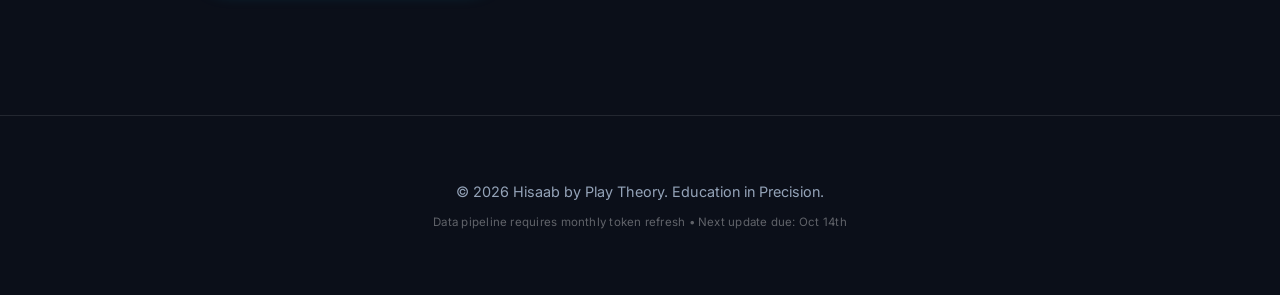
<file: risk.html>
<!DOCTYPE html>
<html lang="en">
<head>
    <meta charset="UTF-8">
    <meta name="viewport" content="width=device-width, initial-scale=1.0">
    <title>Risk Intelligence | Hisaab</title>
    <link rel="stylesheet" href="hisaab_styles.css">
    <link rel="preconnect" href="https://fonts.googleapis.com">
    <link rel="preconnect" href="https://fonts.gstatic.com" crossorigin>
    <link href="https://fonts.googleapis.com/css2?family=Inter:wght@300;400;600;800&family=JetBrains+Mono:wght@400;700&display=swap" rel="stylesheet">
    <style>
        .risk-container {
            padding: 4rem 5%;
            max-width: 1000px;
            margin: 0 auto;
        }
        .concept-section {
            margin-bottom: 5rem;
        }
        .concept-section h2 {
            font-size: 2rem;
            margin-bottom: 1.5rem;
            color: var(--accent-blue);
        }
        .concept-card {
            padding: 2.5rem;
            border-radius: 24px;
            line-height: 1.8;
        }
        .math-box {
            background: rgba(0, 0, 0, 0.3);
            padding: 1.5rem;
            border-radius: 12px;
            font-family: 'JetBrains Mono', monospace;
            margin: 1.5rem 0;
            border-left: 4px solid var(--accent-purple);
            font-size: 0.9rem;
        }
        .distribution-viz {
            width: 100%;
            height: 200px;
            margin: 2rem 0;
            display: flex;
            align-items: flex-end;
            justify-content: center;
            gap: 4px;
        }
        .bar {
            background: var(--accent-blue);
            width: 15px;
            border-radius: 4px 4px 0 0;
            opacity: 0.3;
        }
        .bar.highlight-sd {
            background: var(--accent-purple);
            opacity: 0.8;
        }
        .label-group {
            display: grid;
            grid-template-columns: repeat(auto-fit, minmax(250px, 1fr));
            gap: 2rem;
            margin-top: 2rem;
        }
        .risk-tag {
            display: inline-block;
            padding: 0.2rem 0.8rem;
            background: rgba(157, 80, 187, 0.2);
            border: 1px solid var(--accent-purple);
            border-radius: 4px;
            font-size: 0.7rem;
            margin-bottom: 1rem;
        }
        @media (max-width: 768px) {
            .risk-container { padding: 2rem 5%; }
            .concept-card { padding: 1.5rem; }
        }
    </style>
</head>
<body>
    <div class="glow-container">
        <div class="glow-orb" id="orb-1"></div>
        <div class="glow-orb" id="orb-2"></div>
    </div>

    <header>
        <nav>
            <div class="logo" onclick="location.href='index.html'" style="cursor:pointer">HISAAB<span class="dot">.</span></div>
            <div class="powered-by" style="display:flex;align-items:center;gap:1.5rem">
                <span class="btn-nav-home" onclick="location.href='index.html'">
                    <svg width="16" height="16" viewBox="0 0 24 24" fill="none" stroke="currentColor" stroke-width="2" stroke-linecap="round" stroke-linejoin="round"><path d="m3 9 9-7 9 7v11a2 2 0 0 1-2 2H5a2 2 0 0 1-2-2z"/><polyline points="9 22 9 12 15 12 15 22"/></svg>
                    Home
                </span>
                <span>Risk Management Framework</span>
            </div>
        </nav>
    </header>

    <main class="risk-container">
        <section class="hero" style="min-height: auto; margin-bottom: 4rem;">
            <div class="hero-content">
                <h1 class="fade-in">Demystifying <span class="highlight">Financial Risk</span></h1>
                <p class="subtitle fade-in-delay">Risk is not just the chance of losing money; it is the range of possible outcomes. Understanding the math is the first step to mastering it.</p>
            </div>
        </section>

        <!-- 1. Standard Deviation & Volatility -->
        <section class="concept-section fade-in-delay-2">
            <div class="risk-tag">CORE METRIC</div>
            <h2>Standard Deviation & Volatility</h2>
            <div class="concept-card glass">
                <p>Standard Deviation (σ) measures how much your portfolio's returns "wander" away from its average (mean) return. In finance, we call this <strong>Volatility</strong>.</p>
                <div class="math-box">
                    Higher Volatility = Wider Range of Outcomes = More Uncertainty
                </div>
                <p>If your portfolio has an average daily return of 0.1% and a standard deviation of 1.0%, the "width" of your daily expectations is determined by this 1.0% buffer.</p>
            </div>
        </section>

        <!-- 2. Normal Distribution -->
        <section class="concept-section">
            <div class="risk-tag">PROBABILITY</div>
            <h2>The Bell Curve (Normal Distribution)</h2>
            <div class="concept-card glass">
                <p>We assume market returns follow a "Normal Distribution." This creates a mathematical framework for probability:</p>
                
                <div class="distribution-viz">
                    <!-- Simple CSS Bell Curve Representation -->
                    <div class="bar" style="height: 10%;"></div>
                    <div class="bar" style="height: 25%;"></div>
                    <div class="bar highlight-sd" style="height: 50%;"></div>
                    <div class="bar highlight-sd" style="height: 80%;"></div>
                    <div class="bar highlight-sd" style="height: 100%;"></div>
                    <div class="bar highlight-sd" style="height: 80%;"></div>
                    <div class="bar highlight-sd" style="height: 50%;"></div>
                    <div class="bar" style="height: 25%;"></div>
                    <div class="bar" style="height: 10%;"></div>
                </div>

                <div class="label-group">
                    <div>
                        <h4 style="color: var(--accent-purple);">The 68% Rule</h4>
                        <p>There is a <strong>68% chance</strong> that your return will fall within 1 Standard Deviation of the mean.</p>
                    </div>
                    <div>
                        <h4 style="color: var(--accent-purple);">The 95% Rule</h4>
                        <p>There is a <strong>95% chance</strong> that your return will fall within 2 Standard Deviations.</p>
                    </div>
                </div>
                <p style="margin-top: 1.5rem;"><em>Why it matters:</em> A high Standard Deviation means the "sides" of the mean are further apart, increasing the likelihood of extreme gains or extreme losses.</p>
            </div>
        </section>

        <!-- 3. Annualization -->
        <section class="concept-section">
            <div class="risk-tag">SCALING</div>
            <h2>Annualized Risk</h2>
            <div class="concept-card glass">
                <p>Volatility doesn't scale linearly with time; it scales with the <strong>square root of time</strong>. To convert daily risk to annual risk, we multiply by the square root of trading days (usually 252).</p>
                <div class="math-box">
                    Annual Volatility = Daily Volatility × √252
                </div>
                <p>This is why your dashboard shows an Annualized Volatility of ~13-15% even if your daily moves are only ~0.8%.</p>
            </div>
        </section>

        <!-- 4. Advanced Risk Concepts -->
        <section class="concept-section">
            <div class="risk-tag">INSTITUTIONAL GRADE</div>
            <h2>Downside & Tail Risk</h2>
            <div class="concept-card glass">
                <div style="margin-bottom: 2rem;">
                    <h3 style="color: #ff4444;">Value at Risk (VaR)</h3>
                    <p>VaR answers the question: "What is my worst-case loss with 95% confidence?" If your 1-day 95% VaR is 2%, it means there is only a 5% chance you will lose more than 2% in a single day.</p>
                </div>

                <div style="margin-bottom: 2rem;">
                    <h3>Downside Deviation</h3>
                    <p>Standard deviation treats extreme "gains" as risk. <strong>Downside Deviation</strong> only looks at returns that fall below your target (or zero), focusing purely on the volatility that hurts your portfolio.</p>
                </div>

                <div>
                    <h3>Maximum Drawdown</h3>
                    <p>The largest "peak-to-trough" decline your portfolio has ever suffered. This measures your portfolio's resilience during market crashes.</p>
                </div>
            </div>
        </section>

        <section class="hero" style="min-height: auto; padding: 4rem 0;">
            <button class="btn btn-primary" onclick="location.href='demo.html'">Back to Live Analytics</button>
        </section>
    </main>

    <footer>
        <p>&copy; 2026 Hisaab by Play Theory. Education in Precision.</p>
        <p style="font-size: 0.72rem; color: rgba(255, 255, 255, 0.35); margin-top: 0.6rem; letter-spacing: 0.02em;">Data pipeline requires monthly token refresh &bull; Next update due: Oct 14th</p>
    </footer>

    <script>
        // Parallax script
        document.addEventListener('mousemove', (e) => {
            const x = e.clientX / window.innerWidth;
            const y = e.clientY / window.innerHeight;
            document.getElementById('orb-1').style.transform = `translate(${x * 50}px, ${y * 50}px)`;
            document.getElementById('orb-2').style.transform = `translate(${x * -50}px, ${y * -50}px)`;
        });
    </script>
</body>
</html>
</file>
<file: hisaab_styles.css>
:root {
    --bg-color: #0B0F19;
    --accent-blue: #00D2FF;
    --accent-purple: #9D50BB;
    --text-primary: #FFFFFF;
    --text-secondary: #94A3B8;
    --glass-bg: rgba(255, 255, 255, 0.05);
    --glass-border: rgba(255, 255, 255, 0.1);
}

* {
    margin: 0;
    padding: 0;
    box-sizing: border-box;
}

html, body {
    width: 100%;
    overflow-x: hidden;
}

body {
    font-family: 'Inter', sans-serif;
    background-color: var(--bg-color);
    color: var(--text-primary);
    line-height: 1.6;
}

/* Background Glow Effect - Lightened */
.glow-container {
    position: fixed;
    top: 0;
    left: 0;
    width: 100%;
    height: 100%;
    z-index: -1;
    overflow: hidden;
}

.glow-container::before {
    content: '';
    position: absolute;
    top: 0; left: 0; right: 0; bottom: 0;
    background-image: 
        radial-gradient(rgba(255, 255, 255, 0.02) 1px, transparent 1px),
        radial-gradient(rgba(255, 255, 255, 0.02) 1px, transparent 1px);
    background-size: 40px 40px;
    background-position: 0 0, 20px 20px;
    mask-image: radial-gradient(ellipse at center, black 40%, transparent 80%);
    -webkit-mask-image: radial-gradient(ellipse at center, black 40%, transparent 80%);
    pointer-events: none;
}

.glow-orb {
    position: absolute;
    width: 400px;
    height: 400px;
    border-radius: 50%;
    filter: blur(60px);
    opacity: 0.1;
    transition: transform 0.6s ease-out;
    will-change: transform;
}

#orb-1 {
    top: -100px;
    right: -100px;
    background: var(--accent-blue);
}

#orb-2 {
    bottom: -100px;
    left: -100px;
    background: var(--accent-purple);
}

/* Header & Nav */
header {
    padding: 2rem 5%;
}

nav {
    display: flex;
    justify-content: space-between;
    align-items: baseline;
}

.logo {
    font-size: 1.5rem;
    font-weight: 800;
    letter-spacing: 2px;
    font-family: 'JetBrains Mono', monospace;
}

.dot {
    color: var(--accent-blue);
}

.powered-by {
    font-size: 0.8rem;
    text-transform: uppercase;
    letter-spacing: 1px;
    color: var(--text-secondary);
}

/* Main Content */
main {
    padding: 0 5%;
}

.hero {
    min-height: 80vh;
    display: flex;
    align-items: center;
    justify-content: space-between;
    gap: 4rem;
    padding: 4rem 0;
    text-align: left;
}

.hero-content {
    flex: 1.2;
    max-width: 650px;
}

h1 {
    font-size: clamp(2.3rem, 6vw, 3.8rem);
    font-weight: 800;
    line-height: 1.1;
    margin-bottom: 1.5rem;
}

.highlight {
    background: linear-gradient(90deg, var(--accent-blue), #A6FFCB);
    -webkit-background-clip: text;
    -webkit-text-fill-color: transparent;
}

.subtitle {
    font-size: 1.2rem;
    color: var(--text-secondary);
    max-width: 600px;
    margin: 0 0 2.5rem 0;
}

/* Hero Graphic & Floating Card */
.hero-graphic {
    flex: 0.8;
    display: flex;
    justify-content: center;
    align-items: center;
    max-width: 460px;
    perspective: 1000px;
}

.graphic-card {
    width: 100%;
    padding: 2rem;
    border-radius: 28px;
    background: rgba(255, 255, 255, 0.02);
    border: 1px solid rgba(255, 255, 255, 0.08);
    backdrop-filter: blur(20px);
    -webkit-backdrop-filter: blur(20px);
    box-shadow: 0 30px 60px rgba(0, 0, 0, 0.4), inset 0 1px 0 rgba(255, 255, 255, 0.1);
    transform: rotateY(-12deg) rotateX(12deg);
    transition: all 0.5s cubic-bezier(0.4, 0, 0.2, 1);
    animation: cardFloat 6s ease-in-out infinite;
}

.graphic-card:hover {
    transform: rotateY(0deg) rotateX(0deg) scale(1.02);
    border-color: var(--accent-blue);
    box-shadow: 0 40px 80px rgba(0, 210, 255, 0.15), inset 0 1px 0 rgba(255, 255, 255, 0.2);
}

@keyframes cardFloat {
    0%, 100% { transform: rotateY(-12deg) rotateX(12deg) translateY(0); }
    50% { transform: rotateY(-10deg) rotateX(10deg) translateY(-15px); }
}

.card-header {
    display: flex;
    align-items: center;
    gap: 0.6rem;
    margin-bottom: 1rem;
}

.pulse-dot {
    width: 8px;
    height: 8px;
    border-radius: 50%;
    background-color: #10B981;
    box-shadow: 0 0 8px #10B981;
    position: relative;
}

.pulse-dot::after {
    content: '';
    position: absolute;
    width: 100%;
    height: 100%;
    border-radius: 50%;
    background-color: #10B981;
    animation: pulseGlow 2s infinite;
    top: 0; left: 0;
}

@keyframes pulseGlow {
    0% { transform: scale(1); opacity: 1; }
    100% { transform: scale(3.5); opacity: 0; }
}

.card-title {
    font-family: 'JetBrains Mono', monospace;
    font-size: 0.75rem;
    color: var(--text-secondary);
    text-transform: uppercase;
    letter-spacing: 1px;
}

.card-value {
    font-size: 2.2rem;
    font-weight: 800;
    letter-spacing: -1px;
    margin-bottom: 0.1rem;
}

.card-change {
    font-size: 0.95rem;
    font-weight: 600;
    color: #10B981;
    margin-bottom: 1.2rem;
}

.chart-svg {
    width: 100%;
    height: auto;
    margin-bottom: 1.5rem;
    overflow: visible;
}

.chart-line {
    stroke-dasharray: 1000;
    stroke-dashoffset: 1000;
    animation: drawLine 2.5s ease-out 0.5s forwards;
}

@keyframes drawLine {
    to { stroke-dashoffset: 0; }
}

.chart-area {
    opacity: 0;
    animation: fadeInArea 1.5s ease 1.5s forwards;
}

@keyframes fadeInArea {
    to { opacity: 1; }
}

.ping-circle {
    animation: pingCircle 2s ease-in-out infinite;
    transform-origin: center;
}

@keyframes pingCircle {
    0% { r: 4; opacity: 0.8; }
    100% { r: 12; opacity: 0; }
}

.card-stats {
    display: flex;
    gap: 0.6rem;
    flex-wrap: wrap;
}

.stat-pill {
    padding: 0.35rem 0.7rem;
    border-radius: 8px;
    background: rgba(255, 255, 255, 0.02);
    border: 1px solid rgba(255, 255, 255, 0.06);
    font-size: 0.7rem;
}

.stat-pill .label {
    color: var(--text-secondary);
}

.stat-pill .val {
    font-weight: 700;
    color: var(--accent-blue);
}

/* Buttons */
.cta-group {
    display: flex;
    gap: 1rem;
    justify-content: flex-start;
    flex-wrap: wrap;
}

.btn {
    padding: 1rem 2.5rem;
    border-radius: 50px;
    font-weight: 600;
    cursor: pointer;
    transition: all 0.3s ease;
    text-transform: uppercase;
    letter-spacing: 1px;
    font-size: 0.9rem;
}

.btn-primary {
    background: var(--accent-blue);
    border: none;
    color: var(--bg-color);
    box-shadow: 0 0 20px rgba(0, 210, 255, 0.4);
}

.btn-primary:hover {
    box-shadow: 0 0 30px rgba(0, 210, 255, 0.6);
    transform: translateY(-2px);
}

.btn-secondary {
    background: transparent;
    border: 1px solid var(--glass-border);
    color: var(--text-primary);
}

.btn-secondary:hover {
    background: var(--glass-bg);
    border-color: var(--accent-blue);
}

/* Features Grid */
.features {
    padding: 8rem 0;
}

.grid {
    display: grid;
    grid-template-columns: repeat(auto-fit, minmax(280px, 1fr));
    gap: 2rem;
}

.card {
    padding: 3rem 2rem;
    border-radius: 24px;
    transition: all 0.5s cubic-bezier(0.175, 0.885, 0.32, 1.275);
    opacity: 0;
    transform: translateY(30px);
}

.card.visible {
    opacity: 1;
    transform: translateY(0);
}

.glass {
    background: var(--glass-bg);
    border: 1px solid var(--glass-border);
}

.card:hover {
    background: rgba(255, 255, 255, 0.08);
    border-color: var(--accent-blue);
    transform: translateY(-10px);
}

.card-icon {
    width: 48px;
    height: 48px;
    display: flex;
    align-items: center;
    justify-content: center;
    background: rgba(0, 210, 255, 0.1);
    border-radius: 12px;
    margin-bottom: 1.5rem;
    color: var(--accent-blue);
    transition: all 0.3s ease;
}

.card:hover .card-icon {
    background: var(--accent-blue);
    color: var(--bg-color);
    transform: scale(1.1) rotate(5deg);
}

.card h3 {
    font-size: 1.5rem;
    margin-bottom: 1rem;
    color: var(--accent-blue);
}

.card p {
    color: var(--text-secondary);
}

footer {
    padding: 4rem 5%;
    text-align: center;
    border-top: 1px solid var(--glass-border);
    color: var(--text-secondary);
    font-size: 0.9rem;
}

/* Animations */
.fade-in {
    animation: fadeIn 0.8s ease forwards;
}

.fade-in-delay {
    opacity: 0;
    animation: fadeIn 0.8s ease 0.2s forwards;
}

.fade-in-delay-2 {
    opacity: 0;
    animation: fadeIn 0.8s ease 0.4s forwards;
}

@keyframes fadeIn {
    from { opacity: 0; transform: translateY(20px); }
    to { opacity: 1; transform: translateY(0); }
}

@media (max-width: 968px) {
    .hero {
        flex-direction: column;
        text-align: center;
        gap: 3rem;
        padding-top: 4rem;
    }
    
    .hero-content {
        text-align: center;
        max-width: 100%;
        display: flex;
        flex-direction: column;
        align-items: center;
    }
    
    .hero-content .subtitle {
        margin: 0 auto 2.5rem;
    }
    
    .hero-content .cta-group {
        justify-content: center;
    }
    
    .hero-graphic {
        max-width: 400px;
        width: 100%;
    }
    
    .graphic-card {
        transform: none;
        animation: floatMobile 6s ease-in-out infinite;
    }
}

@keyframes floatMobile {
    0%, 100% { transform: translateY(0); }
    50% { transform: translateY(-10px); }
}

/* Mobile Responsiveness Improvements */
@media (max-width: 1024px) {
    header {
        padding: 1.5rem 5%;
    }
    
    .hero {
        min-height: 60vh;
        padding-top: 2rem;
    }
    
    h1 {
        font-size: clamp(2rem, 10vw, 3.5rem);
    }
}

@media (max-width: 768px) {
    header {
        padding: 1rem 5%;
    }

    nav {
        flex-direction: column;
        align-items: center;
        gap: 0.5rem;
    }

    .hero {
        min-height: auto;
        padding: 4rem 0;
    }

    .cta-group {
        flex-direction: column;
        width: 100%;
        max-width: 300px;
        margin: 0 auto;
    }

    .btn {
        width: 100%;
        padding: 0.8rem 1.5rem;
    }

    .features {
        padding: 4rem 0;
    }

    .grid {
        grid-template-columns: 1fr;
    }

    .card {
        padding: 2rem 1.5rem;
    }
}

@media (max-width: 480px) {
    h1 {
        font-size: 2.2rem;
    }
    
    .subtitle {
        font-size: 1rem;
    }
}

/* --- Premium Tooltips --- */
.tooltip-container {
    position: relative;
    display: inline-flex;
    align-items: center;
    gap: 0.3rem;
    cursor: help;
}

.info-icon {
    display: inline-flex;
    align-items: center;
    justify-content: center;
    width: 14px;
    height: 14px;
    border-radius: 50%;
    border: 1px solid rgba(255, 255, 255, 0.4);
    font-size: 9px;
    font-family: 'JetBrains Mono', monospace;
    font-weight: bold;
    color: rgba(255, 255, 255, 0.6);
    transition: all 0.2s ease;
    line-height: 1;
}

.tooltip-container:hover .info-icon,
.tooltip-container.active .info-icon {
    border-color: var(--accent-blue);
    color: var(--accent-blue);
    background: rgba(0, 210, 255, 0.1);
    box-shadow: 0 0 5px rgba(0, 210, 255, 0.3);
}

.tooltip-text {
    visibility: hidden;
    width: 240px;
    background: rgba(11, 15, 25, 0.95);
    border: 1px solid rgba(255, 255, 255, 0.08);
    color: #F1F5F9;
    text-align: left;
    border-radius: 12px;
    padding: 0.8rem;
    position: absolute;
    z-index: 100;
    bottom: 125%;
    left: 50%;
    transform: translateX(-50%);
    opacity: 0;
    transition: opacity 0.3s ease, transform 0.3s ease;
    font-size: 0.7rem;
    line-height: 1.4;
    font-weight: normal;
    text-transform: none;
    letter-spacing: normal;
    pointer-events: none;
    box-shadow: 0 10px 25px rgba(0, 0, 0, 0.5);
    backdrop-filter: blur(10px);
    -webkit-backdrop-filter: blur(10px);
}

.tooltip-container:hover .tooltip-text,
.tooltip-container.active .tooltip-text {
    visibility: visible;
    opacity: 1;
    transform: translateX(-50%) translateY(-5px);
}

@media (max-width: 768px) {
    .tooltip-text {
        width: 200px;
        font-size: 0.65rem;
        padding: 0.7rem;
    }

    /* Prevent tooltip left/right overflow on 2-column mobile grids */
    .metrics-grid > div:nth-child(odd) .tooltip-text,
    .metrics-summary > div:nth-child(odd) .tooltip-text {
        left: 0% !important;
        transform: translateX(0) translateY(-5px) !important;
    }

    .metrics-grid > div:nth-child(even) .tooltip-text,
    .metrics-summary > div:nth-child(even) .tooltip-text {
        left: auto !important;
        right: 0% !important;
        transform: translateX(0) translateY(-5px) !important;
    }

    /* Prevent table tooltip left overflow */
    .assets-table td .tooltip-text {
        left: 0% !important;
        transform: translateX(0) translateY(-5px) !important;
    }

    /* Keep long numeric strings from overflowing on small screens */
    .metric-value, .m-value, .card-value {
        font-size: clamp(1.1rem, 5.5vw, 1.6rem) !important;
        word-break: break-all !important;
        overflow-wrap: break-word !important;
    }
}

@media (max-width: 480px) {
    .tooltip-text {
        width: 170px;
        font-size: 0.6rem;
        padding: 0.5rem;
    }
}

/* --- Premium Searchable Dropdowns --- */
.search-select-container {
    position: relative;
    width: 100%;
}

.search-select-wrapper {
    position: relative;
    display: flex;
    align-items: center;
    width: 100%;
}

.search-select-input {
    width: 100%;
    background: rgba(0, 0, 0, 0.4);
    border: 1px solid rgba(255, 255, 255, 0.1);
    color: #FFFFFF;
    padding: 0.7rem 2rem 0.7rem 0.8rem;
    border-radius: 10px;
    outline: none;
    font-size: 0.85rem;
    transition: all 0.3s ease;
    cursor: pointer;
    text-overflow: ellipsis;
    white-space: nowrap;
    overflow: hidden;
}

.search-select-input:focus {
    border-color: var(--accent-blue);
    background: rgba(0, 0, 0, 0.6);
    box-shadow: 0 0 10px rgba(0, 210, 255, 0.2);
}

.search-select-arrow {
    position: absolute;
    right: 0.8rem;
    font-size: 0.6rem;
    color: rgba(255, 255, 255, 0.4);
    pointer-events: none;
    transition: transform 0.3s ease;
}

.search-select-container.open .search-select-arrow {
    transform: rotate(180deg);
    color: var(--accent-blue);
}

.search-select-dropdown {
    display: none;
    position: absolute;
    top: 105%;
    left: 0;
    width: 100%;
    max-height: 220px;
    overflow-y: auto;
    background: rgba(11, 15, 25, 0.95);
    border: 1px solid rgba(255, 255, 255, 0.08);
    border-radius: 12px;
    z-index: 1000;
    box-shadow: 0 15px 30px rgba(0, 0, 0, 0.5);
    backdrop-filter: blur(15px);
    -webkit-backdrop-filter: blur(15px);
    scrollbar-width: thin;
    scrollbar-color: rgba(255, 255, 255, 0.1) transparent;
}

.search-select-dropdown::-webkit-scrollbar {
    width: 4px;
}

.search-select-dropdown::-webkit-scrollbar-thumb {
    background: rgba(255, 255, 255, 0.1);
    border-radius: 2px;
}

.search-select-container.open .search-select-dropdown {
    display: block;
    animation: dropdownFadeIn 0.2s ease-out;
}

@keyframes dropdownFadeIn {
    from { opacity: 0; transform: translateY(-5px); }
    to { opacity: 1; transform: translateY(0); }
}

.search-select-option {
    padding: 0.6rem 0.8rem;
    cursor: pointer;
    font-size: 0.8rem;
    color: #94A3B8;
    transition: all 0.2s ease;
    text-align: left;
    border-bottom: 1px solid rgba(255, 255, 255, 0.02);
    text-overflow: ellipsis;
    white-space: nowrap;
    overflow: hidden;
}

.search-select-option:last-child {
    border-bottom: none;
}

.search-select-option:hover,
.search-select-option.selected {
    background: rgba(0, 210, 255, 0.08);
    color: #FFFFFF;
}

.search-select-option.selected {
    border-left: 2px solid var(--accent-blue);
    padding-left: 0.7rem;
}

.search-select-no-results {
    padding: 0.8rem;
    font-size: 0.8rem;
    color: rgba(255, 255, 255, 0.4);
    text-align: center;
}

/* Home navigation button */
.btn-nav-home {
    display: inline-flex;
    align-items: center;
    gap: 0.5rem;
    cursor: pointer;
    transition: all 0.3s ease;
}

.btn-nav-home:hover {
    color: var(--accent-blue);
}
</file>
